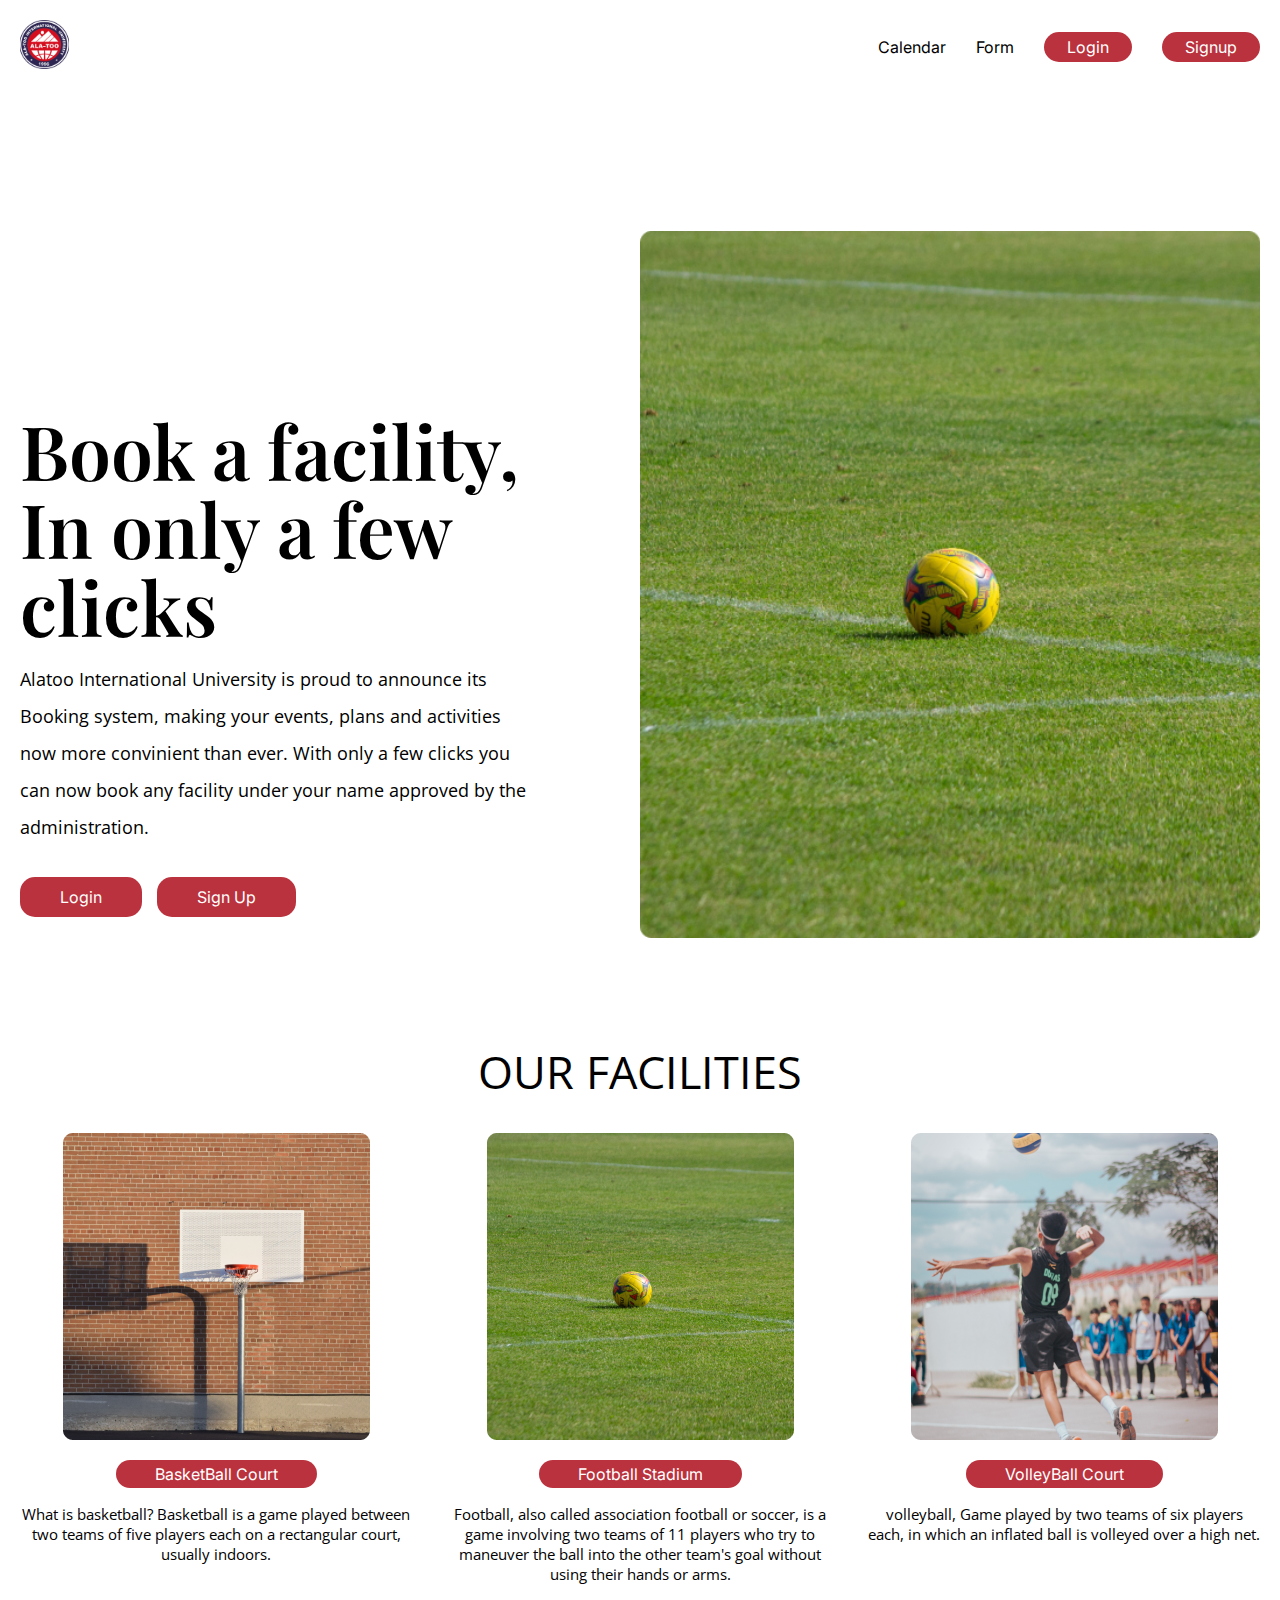
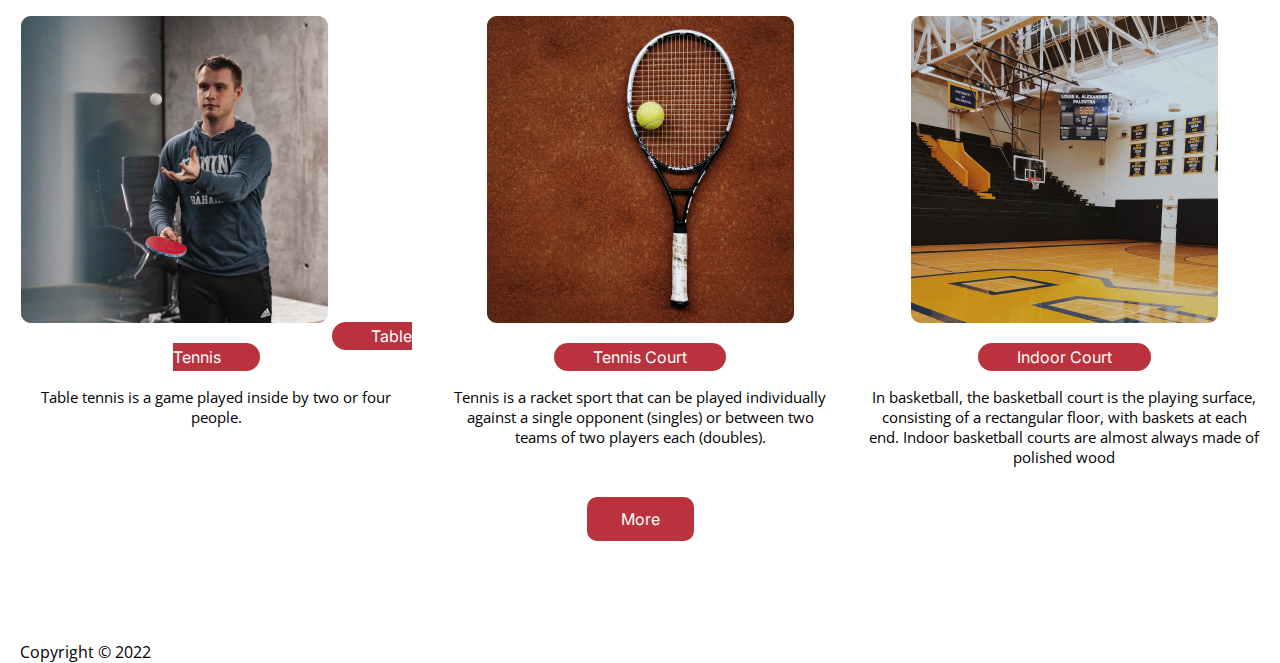
<file: root/index.html>
<!DOCTYPE html>
<html lang="en">
<head>
    <meta charset="UTF-8">
    <meta http-equiv="X-UA-Compatible" content="IE=edge">
    <meta name="viewport" content="width=device-width, initial-scale=1.0">
    <link rel="preconnect" href="https://fonts.googleapis.com">
    <link rel="preconnect" href="https://fonts.gstatic.com" crossorigin>
    <link href="https://fonts.googleapis.com/css2?family=Inter&family=Open+Sans&family=Playfair+Display:wght@400;600&display=swap" rel="stylesheet">
    <link href="https://unpkg.com/aos@2.3.1/dist/aos.css" rel="stylesheet">
    <link rel="stylesheet" href="/styles/hamburger.css">
    <link rel="stylesheet" href="/styles/main.css">
    <title>bOOkers</title>
</head>

<body>
    <header class="header" id="header">
        <div class="container">
            <header class="header_block">
                <a href="http://127.0.0.1:5500/root/index.html"><img src="/images/Logo.svg" alt="Logo"></a>
                <nav class="header_menu" id="menu">
                    <ul>
                        <li class="header_item"><a href="http://127.0.0.1:5500/root/calendar.html">Calendar</a></li>
                        <li class="header_item"><a href="http://127.0.0.1:5500/root/form.html">Form</a></li>
                        <li class="header_button"><a href="http://127.0.0.1:5500/root/signin.html">Login</a></li>
                        <li class="header_button"><a href="http://127.0.0.1:5500/root/signup.html">Signup</a></li>
                    </ul>
                </nav>
                <button class="hamburger hamburger--spring" type="button" id="hamburger">
                    <span class="hamburger-box">
                        <span class="hamburger-inner"></span>
                    </span>
                </button>
        </div>
    </header>

     <div class="main" >
        <div class="container">
            <div class="main_block">
                <div class="main_text">
                    <h2 class="main_heading">Book a facility, In only a few clicks</h2>
                    <p class="main_description">Alatoo International University is proud to announce its Booking system,
                        making your events, plans and activities
                        now more convinient than ever. With only a few clicks you can now book any facility under your
                        name approved
                        by the administration. </p>
                    <div class="main_buttons">
                        <a href="#" class="main_item">Login</a>
                        <a href="#" class="main_item">Sign Up</a>
                    </div>
                </div>
                <div class="main_image"><img src="/images/Main.jpg" alt="main"></div>
            </div>
        </div>
    </div> 

    <div class="features">
        <div class="container">
            <div class="features_block">
                <div class="features_title">
                    <p>OUR FACILITIES</p>
                </div>
                <div class="features_content">
                    <div class="features_item" >
                        <a href="http://127.0.0.1:5500/root/calendar.html"><img src="/images/Feature images/First.png" alt="img"></a>
                        <a href= "http://127.0.0.1:5500/root/calendar.html" class="features_button">BasketBall Court</a>
                        <p>What is basketball? Basketball is a game played between two teams of five players each on a rectangular court, usually indoors.
                        </p>
                    </div>
                    <div class="features_item">
                        <a href="http://127.0.0.1:5500/root/calendar.html"><img src="/images/Feature images/Second image.png" alt="img"></a>
                        <a href= "http://127.0.0.1:5500/root/calendar.html" class="features_button">Football Stadium</a>
                        <p>Football, also called association football or soccer, is a game involving two teams of 11 players who try to maneuver the ball into the other team's goal without using their hands or arms.
                        </p>
                    </div>
                    <div class="features_item">
                        <a href="http://127.0.0.1:5500/root/calendar.html"><img src="/images/Feature images/Third.png" alt="img"></a>
                        <a href= "http://127.0.0.1:5500/root/calendar.html" class="features_button">VolleyBall Court</a>
                        <p>volleyball, Game played by two teams of six players each, in which an inflated ball is volleyed over a high net.
                        </p>
                    </div>
                    <div class="features_item">
                        <a href="http://127.0.0.1:5500/root/calendar.html"><img src="/images/Feature images/Fourth.png" alt="img"></a>
                        <a href= "http://127.0.0.1:5500/root/calendar.html" class="features_button">Table Tennis</a>
                        <p>Table tennis is a game played inside by two or four people.
                        </p>
                    </div>
                    <div class="features_item">
                        <a href="http://127.0.0.1:5500/root/calendar.html"><img src="/images/Feature images/Fifth.png" alt="img"></a>
                        <a href= "http://127.0.0.1:5500/root/calendar.html" class="features_button">Tennis Court</a>
                        <p>Tennis is a racket sport that can be played individually against a single opponent (singles) or between two teams of two players each (doubles).
                        </p>
                    </div>
                    <div class="features_item">
                        <a href="http://127.0.0.1:5500/root/calendar.html"><img src="/images/Feature images/Sixth.png" alt="img"></a>
                        <a href= "http://127.0.0.1:5500/root/calendar.html" class="features_button">Indoor Court</a>
                        <p>In basketball, the basketball court is the playing surface, consisting of a rectangular floor, with baskets at each end. Indoor basketball courts are almost always made of polished wood
                        </p>
                    </div>
                </div>
            </div>
        </div>
    </div>
    
     <div class="add">
        <div class="container">
            <div class="add_block">
                <a href="#" class="add_facilty">More</a>
            </div>
        </div>
    </div>
    <div class="footer">
        <div class="container">
            <div class="footer_block">
                <p>Copyright © 2022
                </p>
            </div>
        </div>
    </div> 
    <script src="https://unpkg.com/aos@2.3.1/dist/aos.js"></script>
    <script src="/script.js"></script>
</body>

</html>
</file>
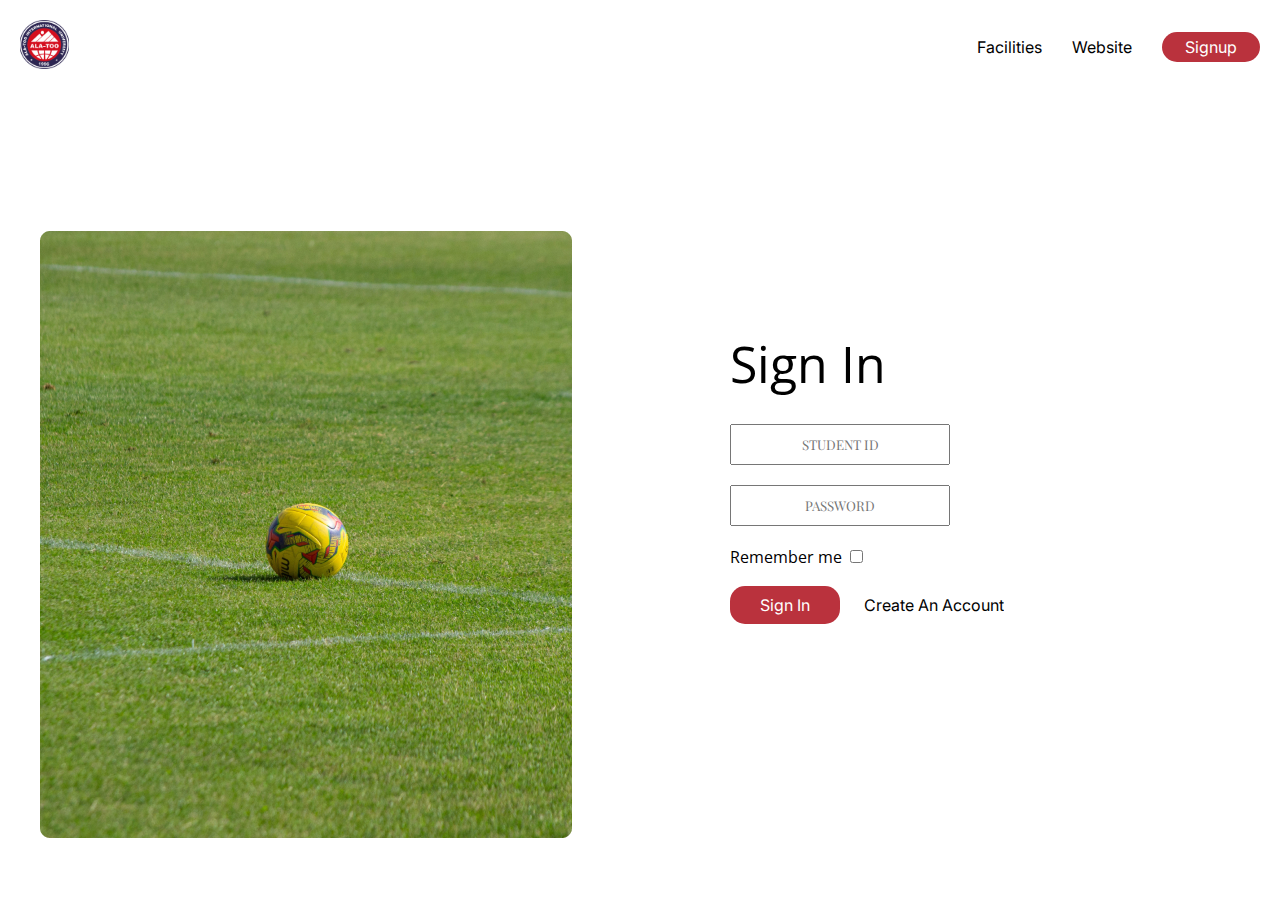
<file: signin.html>
<!DOCTYPE html>
<html lang="en">
<head>
    <meta charset="UTF-8">
    <meta http-equiv="X-UA-Compatible" content="IE=edge">
    <meta name="viewport" content="width=device-width, initial-scale=1.0">
    <link rel="preconnect" href="https://fonts.googleapis.com">
    <link rel="preconnect" href="https://fonts.gstatic.com" crossorigin>
    <link href="https://fonts.googleapis.com/css2?family=Inter&family=Open+Sans&family=Playfair+Display:wght@400;600&display=swap" rel="stylesheet">
    <link rel="stylesheet" href="./styles/hamburger.css">
    <link rel="stylesheet" href="./styles/main.css">
    <title>Sign In</title>
</head>
<body>
    <header class="header">
        <div class="container">
            <header class="header_block">
                <a href="#"><img src="./images/Logo.svg" alt="Logo"></a>
                <nav class="header_menu" id="menu">
                    <ul>
                        <li class="header_item"><a href="#">Facilities</a></li>
                        <li class="header_item"><a href="http://127.0.0.1:5500/index.html">Website</a></li>
                        <li class="header_button"><a href="http://127.0.0.1:5500/signup.html">Signup</a></li>
                    </ul>
                </nav>
                <button class="hamburger hamburger--spring" type="button" id="hamburger">
                    <span class="hamburger-box">
                        <span class="hamburger-inner"></span>
                    </span>
                </button>
            </div>
        </header>

        <div class="signIn">
            <div class="container">
                <div class="signIn_block">
                    <div class="signIn_image">
                        <img src="/images/Main.jpg" alt="Main Image">
                    </div>
                    <div class="signIn_text">
                        <p class="signIn_heading">Sign In</p>
                        <form action="#" class="signIn_form">
                            <input type="text" id="sign In" name="sign In" placeholder="STUDENT ID">
                            <input type="password" id="password" name="password" placeholder="PASSWORD">
                        </form>
                        <p>Remember me <input type="checkbox" id="R_me" name="R_me"></p>
                        <a href="#" class="signIn_B1">Sign In</a>
                        <a href="#" class="signIn_B2">Create An Account</a>
                    </div>
                </div>
            </div>
        </div>
</body>
</html>
</file>
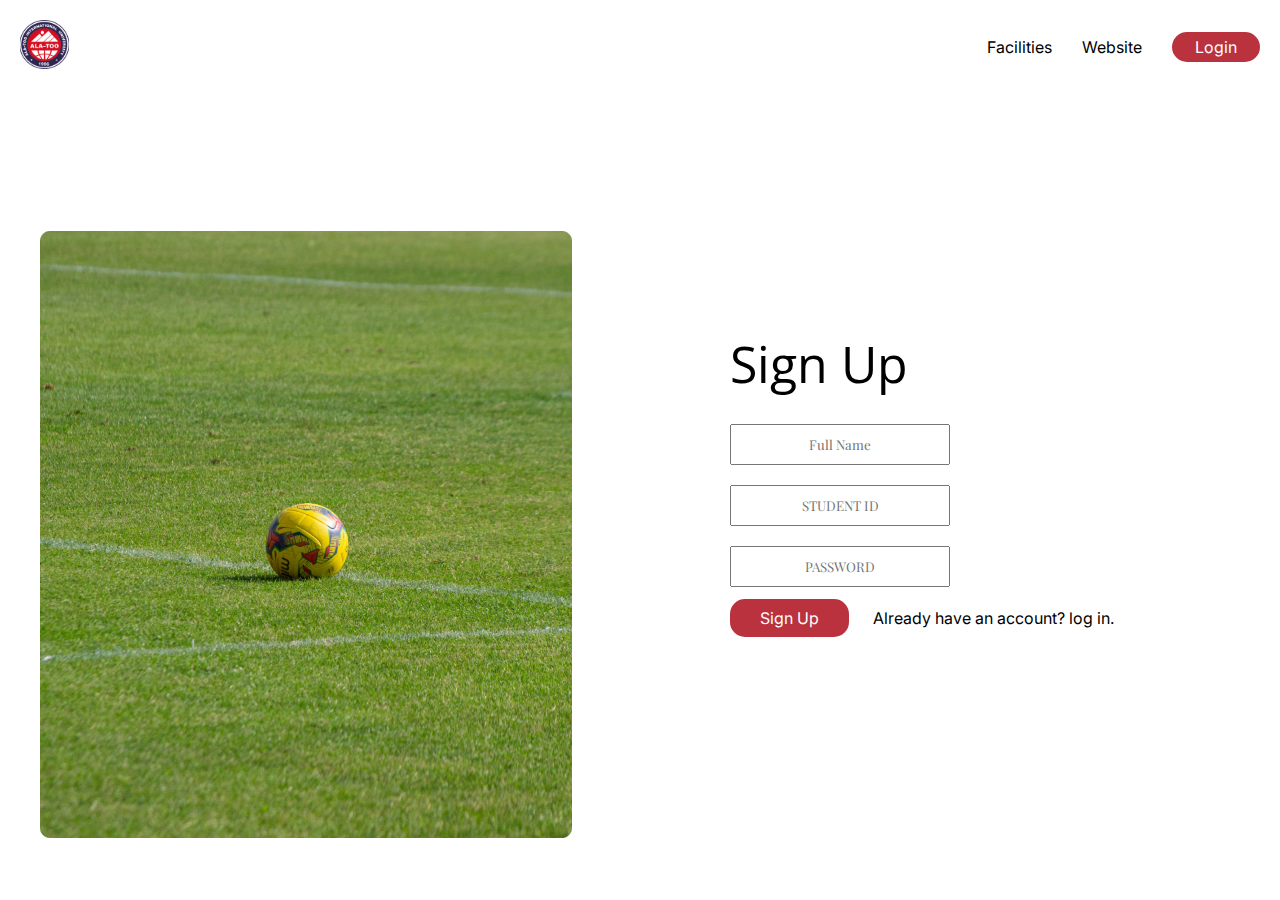
<file: signup.html>
<!DOCTYPE html>
<html lang="en">
<head>
    <meta charset="UTF-8">
    <meta http-equiv="X-UA-Compatible" content="IE=edge">
    <meta name="viewport" content="width=device-width, initial-scale=1.0">
    <link rel="preconnect" href="https://fonts.googleapis.com">
    <link rel="preconnect" href="https://fonts.gstatic.com" crossorigin>
    <link href="https://fonts.googleapis.com/css2?family=Inter&family=Open+Sans&family=Playfair+Display:wght@400;600&display=swap" rel="stylesheet">
    <link rel="stylesheet" href="./styles/hamburger.css">
    <link rel="stylesheet" href="./styles/main.css">
    <title>Sign Up</title>
</head>
<body>
    <header class="header">
        <div class="container">
            <header class="header_block">
                <a href="#"><img src="./images/Logo.svg" alt="Logo"></a>
                <nav class="header_menu" id="menu">
                    <ul>
                        <li class="header_item"><a href="#">Facilities</a></li>
                        <li class="header_item"><a href="http://127.0.0.1:5500/index.html">Website</a></li>
                        <li class="header_button"><a href="http://127.0.0.1:5500/signin.html">Login</a></li>
                        
                    </ul>
                </nav>
                <button class="hamburger hamburger--spring" type="button" id="hamburger">
                    <span class="hamburger-box">
                        <span class="hamburger-inner"></span>
                    </span>
                </button>
            </div>
        </header>

        <div class="signIn">
            <div class="container">
                <div class="signIn_block">
                    <div class="signIn_image">
                        <img src="/images/Main.jpg" alt="Main Image">
                    </div>
                    <div class="signIn_text">
                        <p class="signIn_heading">Sign Up</p>
                        <form action="#" class="signIn_form">
                            <input type="text" id="fullname" name="fullname" placeholder="Full Name" class="signIn_b5">
                            <input type="text" id="sign In" name="sign In" placeholder="STUDENT ID">
                            <input type="password" id="password" name="password" placeholder="PASSWORD">
                        </form>
                        <a href="#" class="signIn_B1">Sign Up</a>
                        <a href="#" class="signIn_B2">Already have an account? log in.</a>
                    </div>
                </div>
            </div>
        </div>
</body>
</html>
</file>
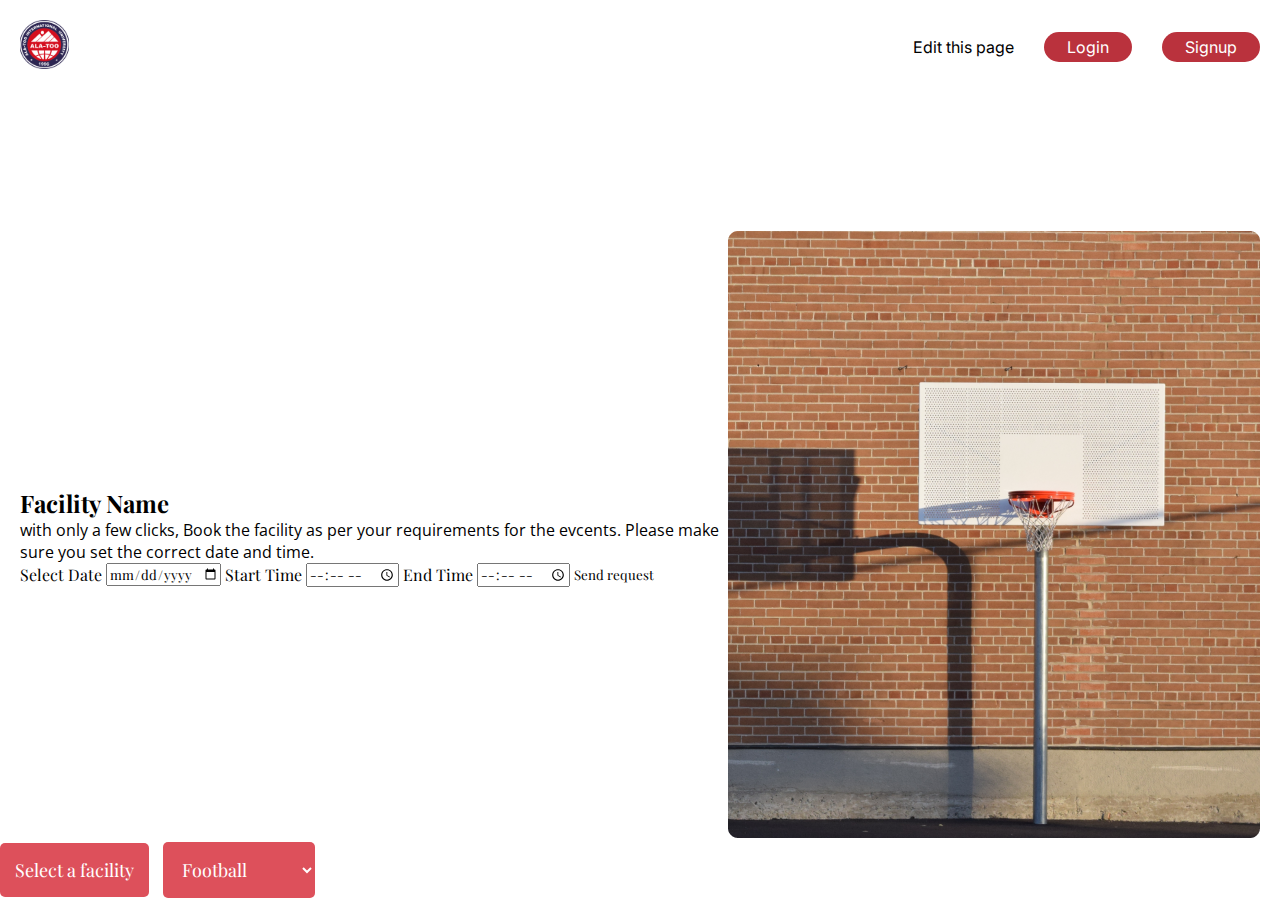
<file: root/facility.html>
<!DOCTYPE html>
<html lang="en">
<head>
    <meta charset="UTF-8">
    <meta http-equiv="X-UA-Compatible" content="IE=edge">
    <meta name="viewport" content="width=device-width, initial-scale=1.0">
    <link rel="preconnect" href="https://fonts.googleapis.com">
    <link rel="preconnect" href="https://fonts.gstatic.com" crossorigin>
    <link href="https://fonts.googleapis.com/css2?family=Inter&family=Open+Sans&family=Playfair+Display:wght@400;600&display=swap" rel="stylesheet">
    <link rel="stylesheet" href="/styles/hamburger.css">
    <link rel="stylesheet" href="/styles/main.css">
    <title>Facility Page</title>
</head>
<body>
    <header class="header" id="header">
        <div class="container">
            <header class="header_block">
                <a href="http://127.0.0.1:5500/root/index.html"><img src="/images/Logo.svg" alt="Logo"></a>
                <nav class="header_menu" id="menu">
                    <ul>
                        <li class="header_item"><a href="http://127.0.0.1:5500/root/facility.html">Edit this page</a></li>
                        <li class="header_button"><a href="http://127.0.0.1:5500/root/signin.html">Login</a></li>
                        <li class="header_button"><a href="http://127.0.0.1:5500/root/signup.html">Signup</a></li>
                    </ul>
                </nav>
                <button class="hamburger hamburger--spring" type="button" id="hamburger">
                    <span class="hamburger-box">
                        <span class="hamburger-inner"></span>
                    </span>
                </button>
        </div>
    </header>
    <div class="facility">
        <div class="container">
            <div class="main_block">
                <div class="facility_text">
                    <h2 class="main_heading">Facility Name</h2>
                    <p class="main_description">with only a few clicks, Book the facility as per your requirements for the evcents. Please make sure you set the correct date and time.</p>
                        <div class="facility_input">
                            <label for="date" class="facility_label">Select Date</label>
                            <input type="date" class="facility_inputdate" name="date" >
                            <label for="start_time" class="facility_label">Start Time</label>
                            <input type="time" name="start_time" id="start_time" class="facility_timer">
                            <label for="end_time" class="facility_label">End Time</label>
                            <input type="time" name="end_time" id="end_time" class="facility_timer">
                            <button class="facility_request">Send request</button>
                        </div>
                </div>
                <div class="facility_image">
                    <img src="/images/facility img.png" alt="img">
                </div>
            </div>
        </div>
    </div>
</body>
</html>

<label for="facility_name" class="book_name">Select a facility</label>
                        <select name="facility_name" id="facility_name" class="book_name">
                            <option value="Football">Football</option>
                            <option value="BasketBall">BasketBall</option>
                            <option value="volleyball">volleyball</option>
                            <option value="Indoor court">Indoor court</option>
                            <option value="Table Tennis">Table Tennis</option>
                            <option value="Tennis court">Tennis court</option>
                        </select>
</file>
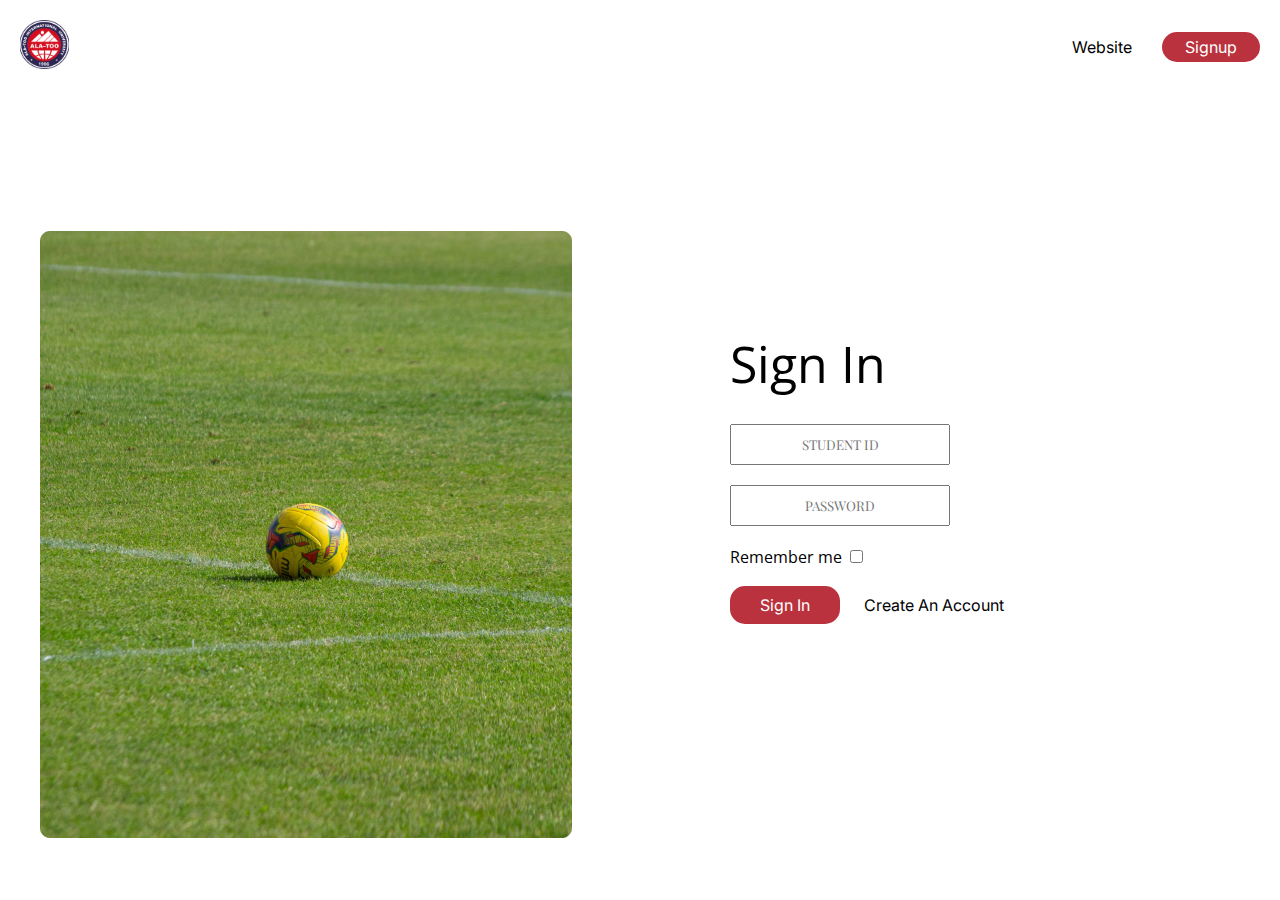
<file: root/signin.html>
<!DOCTYPE html>
<html lang="en">
<head>
    <meta charset="UTF-8">
    <meta http-equiv="X-UA-Compatible" content="IE=edge">
    <meta name="viewport" content="width=device-width, initial-scale=1.0">
    <link rel="preconnect" href="https://fonts.googleapis.com">
    <link rel="preconnect" href="https://fonts.gstatic.com" crossorigin>
    <link href="https://fonts.googleapis.com/css2?family=Inter&family=Open+Sans&family=Playfair+Display:wght@400;600&display=swap" rel="stylesheet">
    <link rel="stylesheet" href="/styles/hamburger.css">
    <link rel="stylesheet" href="/styles/main.css">
    <title>Sign In</title>
</head>
<body>
    <header class="header" id="header">
        <div class="container">
            <header class="header_block">
                <a href="http://127.0.0.1:5500/root/index.html"><img src="/images/Logo.svg" alt="Logo"></a>
                <nav class="header_menu" id="menu">
                    <ul>
                        
                        <li class="header_item"><a href="http://127.0.0.1:5500/root/index.html">Website</a></li>
                        <li class="header_button"><a href="http://127.0.0.1:5500/root/signup.html">Signup</a></li>
                    </ul>
                </nav>
                <button class="hamburger hamburger--spring" type="button" id="hamburger">
                    <span class="hamburger-box">
                        <span class="hamburger-inner"></span>
                    </span>
                </button>
            </div>
        </header>

        <div class="signIn">
            <div class="container">
                <div class="signIn_block">
                    <div class="signIn_image">
                        <img src="/images/Main.jpg" alt="Main Image">
                    </div>
                    <div class="signIn_text">
                        <p class="signIn_heading">Sign In</p>
                        <form action="#" class="signIn_form">
                            <input type="text" id="sign In" name="sign In" placeholder="STUDENT ID">
                            <input type="password" id="password" name="password" placeholder="PASSWORD">
                        </form>
                        <p>Remember me <input type="checkbox" id="R_me" name="R_me"></p>
                        <a href="#" class="signIn_B1">Sign In</a>
                            <a href="http://127.0.0.1:5500/root/signup.html" class="signIn_B2">Create An Account</a>
                    </div>
                </div>
            </div>
        </div>
        <script src="/script.js"></script>
</body>
</html>
</file>
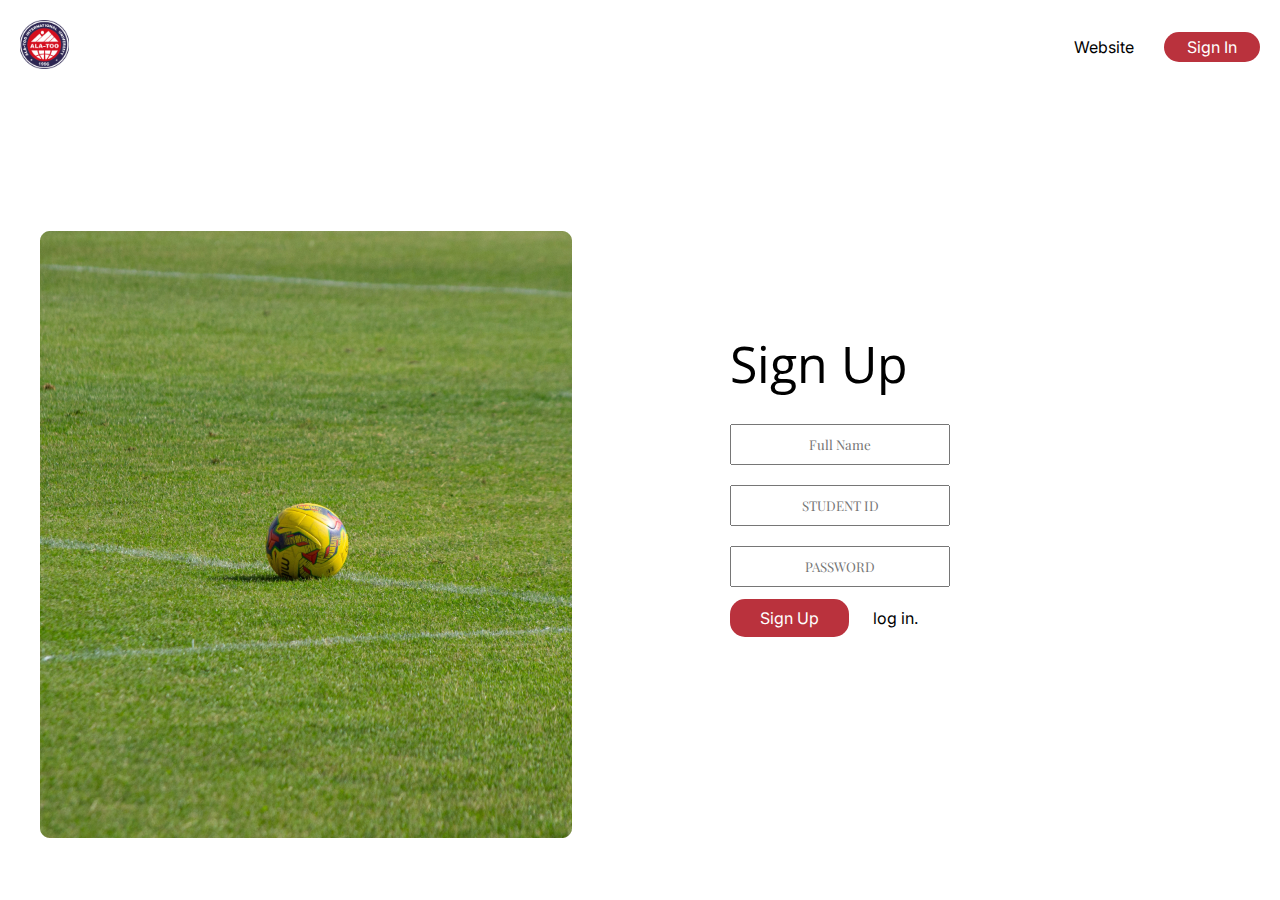
<file: root/signup.html>
<!DOCTYPE html>
<html lang="en">
<head>
    <meta charset="UTF-8">
    <meta http-equiv="X-UA-Compatible" content="IE=edge">
    <meta name="viewport" content="width=device-width, initial-scale=1.0">
    <link rel="preconnect" href="https://fonts.googleapis.com">
    <link rel="preconnect" href="https://fonts.gstatic.com" crossorigin>
    <link href="https://fonts.googleapis.com/css2?family=Inter&family=Open+Sans&family=Playfair+Display:wght@400;600&display=swap" rel="stylesheet">
    <link rel="stylesheet" href="/styles/hamburger.css">
    <link rel="stylesheet" href="/styles/main.css">
    <title>Sign Up</title>
</head>
<body>
    <header class="header">
        <div class="container">
            <header class="header_block">
                <a href="http://127.0.0.1:5500/root/index.html"><img src="/images/Logo.svg" alt="Logo"></a>
                <nav class="header_menu" id="menu">
                    <ul>
                        
                        <li class="header_item"><a href="http://127.0.0.1:5500/root/index.html">Website</a></li>
                        <li class="header_button"><a href="http://127.0.0.1:5500/root/signin.html">Sign In</a></li>
                        
                    </ul>
                </nav>
                <button class="hamburger hamburger--spring" type="button" id="hamburger">
                    <span class="hamburger-box">
                        <span class="hamburger-inner"></span>
                    </span>
                </button>
            </div>
        </header>

        <div class="signIn">
            <div class="container">
                <div class="signIn_block">
                    <div class="signIn_image">
                        <img src="/images/Main.jpg" alt="Main Image">
                    </div>
                    <div class="signIn_text">
                        <p class="signIn_heading">Sign Up</p>
                        <form action="#" class="signIn_form">
                            <input type="text" id="fullname" name="fullname" placeholder="Full Name" class="signIn_b5">
                            <input type="text" id="sign In" name="sign In" placeholder="STUDENT ID">
                            <input type="password" id="password" name="password" placeholder="PASSWORD">
                        </form>
                        <a href="#" class="signIn_B1">Sign Up</a>
                            <a href="http://127.0.0.1:5500/root/signin.html" class="signIn_B2">log in.</a>
                      
                    </div>
                </div>
            </div>
        </div>
        <script src="/script.js
        "></script>
</body>
</html>
</file>
<file: styles/main.css>
* {
  font-family: Playfair Display, Open Sans, Inter, sans-serif;
  -webkit-box-sizing: border-box;
          box-sizing: border-box;
  outline: none;
}

body, html {
  width: 100%;
  height: 100%;
  margin: 0;
  padding: 0;
}

h1, h2, h3, h4, h5, h6, p {
  margin: 0;
}

ul, ol {
  margin: 0;
  padding: 0;
  list-style: none;
}

a {
  text-decoration: none;
  font-family: Inter;
}

p {
  font-family: Open Sans;
}

button {
  padding: 0;
  border: none;
  background: transparent;
  cursor: pointer;
}

.container {
  width: 1220px;
  margin: 0 auto;
}

@media screen and (max-width: 1300px) {
  .container {
    width: 100%;
    padding: 0 20px;
  }
}
.header {
  padding: 20px 0 20px 0;
  margin-bottom: 138px;
}
@media screen and (max-width: 768px) {
  .header {
    margin-bottom: 30px;
  }
}
.header_block {
  display: -webkit-box;
  display: -ms-flexbox;
  display: flex;
  -webkit-box-align: center;
      -ms-flex-align: center;
          align-items: center;
  -webkit-box-pack: justify;
      -ms-flex-pack: justify;
          justify-content: space-between;
}
@media screen and (max-width: 768px) {
  .header_menu {
    display: none;
  }
}
.header_menu.active {
  text-align: left;
  display: -webkit-box;
  display: -ms-flexbox;
  display: flex;
  -webkit-box-orient: vertical;
  -webkit-box-direction: normal;
      -ms-flex-direction: column;
          flex-direction: column;
  position: absolute;
  top: 0;
  left: 0;
  width: 30%;
  height: 100vh;
  background: rgba(0, 0, 0, 0.9);
  -webkit-box-align: left;
      -ms-flex-align: left;
          align-items: left;
  -webkit-box-pack: center;
      -ms-flex-pack: center;
          justify-content: center;
}
.header_menu.active ul {
  -webkit-box-orient: vertical;
  -webkit-box-direction: normal;
      -ms-flex-direction: column;
          flex-direction: column;
}
.header_menu.active li {
  margin-right: 0;
  margin-bottom: 20px;
}
.header_menu.active a {
  color: #fff;
}
.header_menu.active li {
  margin: 0px 0px 20px 0px;
}
.header_menu ul {
  display: -webkit-box;
  display: -ms-flexbox;
  display: flex;
  -webkit-box-align: center;
      -ms-flex-align: center;
          align-items: center;
}
.header_menu ul li {
  margin-left: 30px;
}
.header_button {
  padding: 4px 23px 5px 23px;
  background-color: #BA323D;
  color: #fff;
  border-radius: 15px;
}
.header_button a {
  color: #fff;
}
.header_item a {
  color: #000000;
}

.hamburger {
  display: none;
}
@media screen and (max-width: 768px) {
  .hamburger {
    display: block;
  }
}

.main_block {
  display: -webkit-box;
  display: -ms-flexbox;
  display: flex;
  -webkit-box-align: center;
      -ms-flex-align: center;
          align-items: center;
  -webkit-box-pack: justify;
      -ms-flex-pack: justify;
          justify-content: space-between;
}
.main_image {
  width: 50%;
  margin-bottom: 100px;
}
.main_image img {
  width: 100%;
}
@media screen and (max-width: 576px) {
  .main_image {
    margin-bottom: 40px;
  }
}
.main_text {
  width: calc(50% - 103px);
  margin-top: 45px;
}
@media screen and (max-width: 768px) {
  .main_text {
    margin-top: 0px;
    margin-bottom: 10px;
  }
}
.main_text h2 {
  font-weight: 600;
  font-size: 75px;
  line-height: 78px;
  color: #000000;
  margin-bottom: 16px;
}
@media screen and (max-width: 768px) {
  .main_text h2 {
    font-size: 30px;
    line-height: 30px;
  }
}
@media screen and (max-width: 576px) {
  .main_text {
    -webkit-box-align: center;
        -ms-flex-align: center;
            align-items: center;
    width: calc(50% - 40px);
  }
  .main_text h2 {
    font-size: 20px;
    line-height: 30px;
  }
}
.main_text p {
  font-weight: 400;
  font-size: 18px;
  line-height: 37px;
  color: #000000;
}
@media screen and (max-width: 768px) {
  .main_text p {
    font-size: 14px;
    line-height: 20px;
  }
}
@media screen and (max-width: 576px) {
  .main_text p {
    font-size: 10px;
  }
}
.main_buttons {
  margin-top: 40px;
}
@media screen and (max-width: 995px) {
  .main_buttons {
    margin-left: 0px;
  }
}
.main_item {
  padding: 10px 40px;
  background-color: #BA323D;
  color: #fff;
  border-radius: 15px;
  margin-right: 11px;
}
@media screen and (max-width: 995px) {
  .main_item {
    width: 50%;
    margin-bottom: 10px;
    margin-right: 0px;
    padding: 10px 20px;
  }
}
@media screen and (max-width: 768px) {
  .main_item {
    display: none;
  }
}

.features_title {
  display: -webkit-box;
  display: -ms-flexbox;
  display: flex;
  -webkit-box-pack: center;
      -ms-flex-pack: center;
          justify-content: center;
  margin-bottom: 31px;
  font-size: 45px;
  line-height: 60px;
  color: #000000;
}
@media screen and (max-width: 576px) {
  .features_title {
    font-size: 20px;
    margin-bottom: 12px;
    line-height: 20px;
  }
}
.features_content {
  display: -ms-grid;
  display: grid;
  -ms-grid-columns: 1fr 32px 1fr 32px 1fr;
  grid-template-columns: repeat(3, 1fr);
  -webkit-column-gap: 32px;
     -moz-column-gap: 32px;
          column-gap: 32px;
  row-gap: 32px;
  text-align: center;
}
@media screen and (max-width: 995px) {
  .features_content {
    display: -ms-grid;
    display: grid;
    -ms-grid-columns: 1fr 0 1fr;
    grid-template-columns: repeat(2, 1fr);
    -webkit-box-align: center;
        -ms-flex-align: center;
            align-items: center;
    -webkit-column-gap: 0;
       -moz-column-gap: 0;
            column-gap: 0;
  }
}
@media screen and (max-width: 768px) {
  .features_content {
    display: -ms-grid;
    display: grid;
    -ms-grid-columns: 1fr;
    grid-template-columns: 1fr;
    -webkit-box-align: center;
        -ms-flex-align: center;
            align-items: center;
    text-align: center;
  }
}
.features_item img {
  margin-bottom: 19px;
}
.features_item p {
  font-size: 15px;
  text-align: center;
  margin-top: 20px;
}
@media screen and (max-width: 995px) {
  .features_item p {
    display: none;
  }
}
.features_button {
  padding: 4px 39px;
  background-color: #BA323D;
  color: #fff;
  border-radius: 15px;
  -webkit-box-pack: center;
      -ms-flex-pack: center;
          justify-content: center;
}
@media screen and (max-width: 995px) {
  .features_button {
    display: none;
  }
}

.footer_block {
  margin-top: 100px;
}

.add_block {
  display: -webkit-box;
  display: -ms-flexbox;
  display: flex;
  -webkit-box-pack: center;
      -ms-flex-pack: center;
          justify-content: center;
  -webkit-box-align: center;
      -ms-flex-align: center;
          align-items: center;
  margin-top: 30px;
}
.add_block a {
  padding: 12px 34px;
  background-color: #BA323D;
  color: #fff;
  border-radius: 10px;
  text-align: center;
  -webkit-box-pack: center;
      -ms-flex-pack: center;
          justify-content: center;
  -webkit-box-align: center;
      -ms-flex-align: center;
          align-items: center;
}

.signIn_block {
  display: -webkit-box;
  display: -ms-flexbox;
  display: flex;
  -webkit-box-pack: justify;
      -ms-flex-pack: justify;
          justify-content: space-between;
}
.signIn_image {
  margin-left: 20px;
}
.signIn_image img {
  width: 100%;
}
@media screen and (max-width: 768px) {
  .signIn_image {
    display: none;
  }
}
.signIn_text {
  margin-top: 100px;
  width: calc(50% - 90px);
}
.signIn_text p {
  margin-bottom: 26px;
}
@media screen and (max-width: 768px) {
  .signIn_text {
    width: 100%;
    margin-top: 0px;
  }
}
.signIn_heading {
  font-size: 50px;
  line-height: 67px;
}
.signIn_form {
  display: -webkit-box;
  display: -ms-flexbox;
  display: flex;
  -webkit-box-orient: vertical;
  -webkit-box-direction: normal;
      -ms-flex-direction: column;
          flex-direction: column;
  width: 220px;
}
.signIn_form input {
  text-align: center;
  padding: 10px 0 10px 0;
  margin-bottom: 20px;
}
.signIn_B1 {
  padding: 9px 30px;
  background: #BA323D;
  color: #fff;
  border-radius: 15px;
}
.signIn_B2 {
  color: #000;
  margin-left: 20px;
}

.form {
  background-image: url("../images/formbg.jpg");
  background-repeat: no-repeat;
  background-attachment: fixed;
  background-size: cover;
  height: 100vh;
  display: -webkit-box;
  display: -ms-flexbox;
  display: flex;
  -webkit-box-align: center;
      -ms-flex-align: center;
          align-items: center;
  background-position: center 0;
}
.form_content {
  display: -webkit-box;
  display: -ms-flexbox;
  display: flex;
  -webkit-box-align: center;
      -ms-flex-align: center;
          align-items: center;
  -webkit-box-pack: center;
      -ms-flex-pack: center;
          justify-content: center;
}
.form_block {
  display: -webkit-box;
  display: -ms-flexbox;
  display: flex;
  -webkit-box-orient: vertical;
  -webkit-box-direction: normal;
      -ms-flex-direction: column;
          flex-direction: column;
  -webkit-box-pack: center;
      -ms-flex-pack: center;
          justify-content: center;
}
.form_header {
  position: fixed;
  width: 100%;
  margin-top: 20px;
}
.form_headcontent {
  display: -webkit-box;
  display: -ms-flexbox;
  display: flex;
  -webkit-box-align: center;
      -ms-flex-align: center;
          align-items: center;
  -webkit-box-pack: justify;
      -ms-flex-pack: justify;
          justify-content: space-between;
}
.form_headcontent li {
  margin-left: 30px;
}
.form_item a {
  color: #000000;
}
.form_block {
  width: 400px;
  padding: 62px 70px 132px 68px;
  background-color: rgba(212, 36, 50, 0.8);
  border-radius: 10px;
}
.form_block h2 {
  color: #fff;
  text-align: center;
  font-weight: 400;
  margin-bottom: 44px;
}
.form_block input {
  padding: 20px 90px 20px 20px;
  margin-bottom: 40px;
  opacity: 70%;
  border-radius: 10px;
}
@media screen and (max-width: 576px) {
  .form_block input {
    padding: 20px 36px 20px 20px;
  }
}
.form_button1 {
  display: none;
}
.form_photo {
  padding: 19px 75px;
  background-color: rgba(209, 188, 190, 0.631372549);
  color: #fff;
  border-radius: 15px;
}
@media screen and (max-width: 576px) {
  .form_photo {
    padding: 19px 48px;
  }
}
.form_buttons {
  margin-top: 40px;
  padding: 19px 75px;
  color: #fff;
  border-radius: 15px;
  background-color: rgba(209, 188, 190, 0.631372549);
  text-align: center;
}
@media screen and (max-width: 576px) {
  .form_buttons {
    padding: 19px 48px;
  }
}
.form_buttons a {
  color: #fff;
}

.book_info {
  display: -webkit-box;
  display: -ms-flexbox;
  display: flex;
  -webkit-box-pack: justify;
      -ms-flex-pack: justify;
          justify-content: space-between;
}
.book_content {
  display: -webkit-box;
  display: -ms-flexbox;
  display: flex;
  -webkit-box-align: center;
      -ms-flex-align: center;
          align-items: center;
  -webkit-box-pack: justify;
      -ms-flex-pack: justify;
          justify-content: space-between;
}
.book_text {
  width: calc(50% - 100px);
}
.book_text h2 {
  font-weight: 600;
  font-size: 60px;
  line-height: 80px;
  text-transform: capitalize;
  color: #000000;
}
.book_text p {
  font-weight: 400;
  font-size: 18px;
  line-height: 34px;
  text-transform: capitalize;
  color: #000000;
  margin-bottom: 40px;
}
.book_item img {
  width: 100%;
}
.book_name {
  font-size: 18px;
  line-height: 34pxr;
  margin-right: 10px;
  padding: 15px;
  background-color: rgba(212, 36, 50, 0.8);
  border: none;
  outline: none;
  border-radius: 5px;
  color: #ffffff;
  margin-bottom: 20px;
}
.book_submit {
  padding: 5px 15px;
  background-color: #BA323D;
  color: #fff;
  border-radius: 10px;
}
.book_inputdate {
  background-color: rgba(212, 36, 50, 0.8);
  padding: 15px;
  font-family: "Roboto Mono", monospace;
  color: #ffffff;
  font-size: 18px;
  border: none;
  outline: none;
  border-radius: 5px;
  margin-right: 10px;
}
.book_timer {
  font-size: 18px;
  padding: 15px;
  background-color: rgba(212, 36, 50, 0.8);
  border: none;
  outline: none;
  border-radius: 5px;
  color: #ffffff;
  margin-right: 10px;
}
.book_request {
  margin-top: 20px;
  font-size: 18px;
  padding: 15px;
  background-color: rgba(212, 36, 50, 0.8);
  border: none;
  outline: none;
  border-radius: 5px;
  color: #ffffff;
}
</file>
<file: styles/hamburger.css>
/*!
 * Hamburgers
 * @description Tasty CSS-animated hamburgers
 * @author Jonathan Suh @jonsuh
 * @site https://jonsuh.com/hamburgers
 * @link https://github.com/jonsuh/hamburgers
 */
 .hamburger {
  padding: 15px 15px;
  display: inline-block;
  cursor: pointer;
  transition-property: opacity, filter;
  transition-duration: 0.15s;
  transition-timing-function: linear;
  font: inherit;
  color: inherit;
  text-transform: none;
  background-color: transparent;
  border: 0;
  margin: 0;
  overflow: visible; }
  .hamburger:hover {
    opacity: 0.7; }
  .hamburger.is-active:hover {
    opacity: 0.7; }
  .hamburger.is-active .hamburger-inner,
  .hamburger.is-active .hamburger-inner::before,
  .hamburger.is-active .hamburger-inner::after {
    background-color: #000; }

.hamburger-box {
  width: 40px;
  height: 24px;
  display: inline-block;
  position: relative; }

.hamburger-inner {
  display: block;
  top: 50%;
  margin-top: -2px; }
  .hamburger-inner, .hamburger-inner::before, .hamburger-inner::after {
    width: 40px;
    height: 4px;
    background-color: #000;
    border-radius: 4px;
    position: absolute;
    transition-property: transform;
    transition-duration: 0.15s;
    transition-timing-function: ease; }
  .hamburger-inner::before, .hamburger-inner::after {
    content: "";
    display: block; }
  .hamburger-inner::before {
    top: -10px; }
  .hamburger-inner::after {
    bottom: -10px; }

 /*
   * Spring
   */
   .hamburger--spring .hamburger-inner {
      top: 2px;
      transition: background-color 0s 0.13s linear; }
      .hamburger--spring .hamburger-inner::before {
        top: 10px;
        transition: top 0.1s 0.2s cubic-bezier(0.33333, 0.66667, 0.66667, 1), transform 0.13s cubic-bezier(0.55, 0.055, 0.675, 0.19); }
      .hamburger--spring .hamburger-inner::after {
        top: 20px;
        transition: top 0.2s 0.2s cubic-bezier(0.33333, 0.66667, 0.66667, 1), transform 0.13s cubic-bezier(0.55, 0.055, 0.675, 0.19); }
    
    .hamburger--spring.is-active .hamburger-inner {
      transition-delay: 0.22s;
      background-color: transparent !important; }
      .hamburger--spring.is-active .hamburger-inner::before {
        top: 0;
        transition: top 0.1s 0.15s cubic-bezier(0.33333, 0, 0.66667, 0.33333), transform 0.13s 0.22s cubic-bezier(0.215, 0.61, 0.355, 1);
        transform: translate3d(0, 10px, 0) rotate(45deg); }
      .hamburger--spring.is-active .hamburger-inner::after {
        top: 0;
        transition: top 0.2s cubic-bezier(0.33333, 0, 0.66667, 0.33333), transform 0.13s 0.22s cubic-bezier(0.215, 0.61, 0.355, 1);
        transform: translate3d(0, 10px, 0) rotate(-45deg); }
</file>
